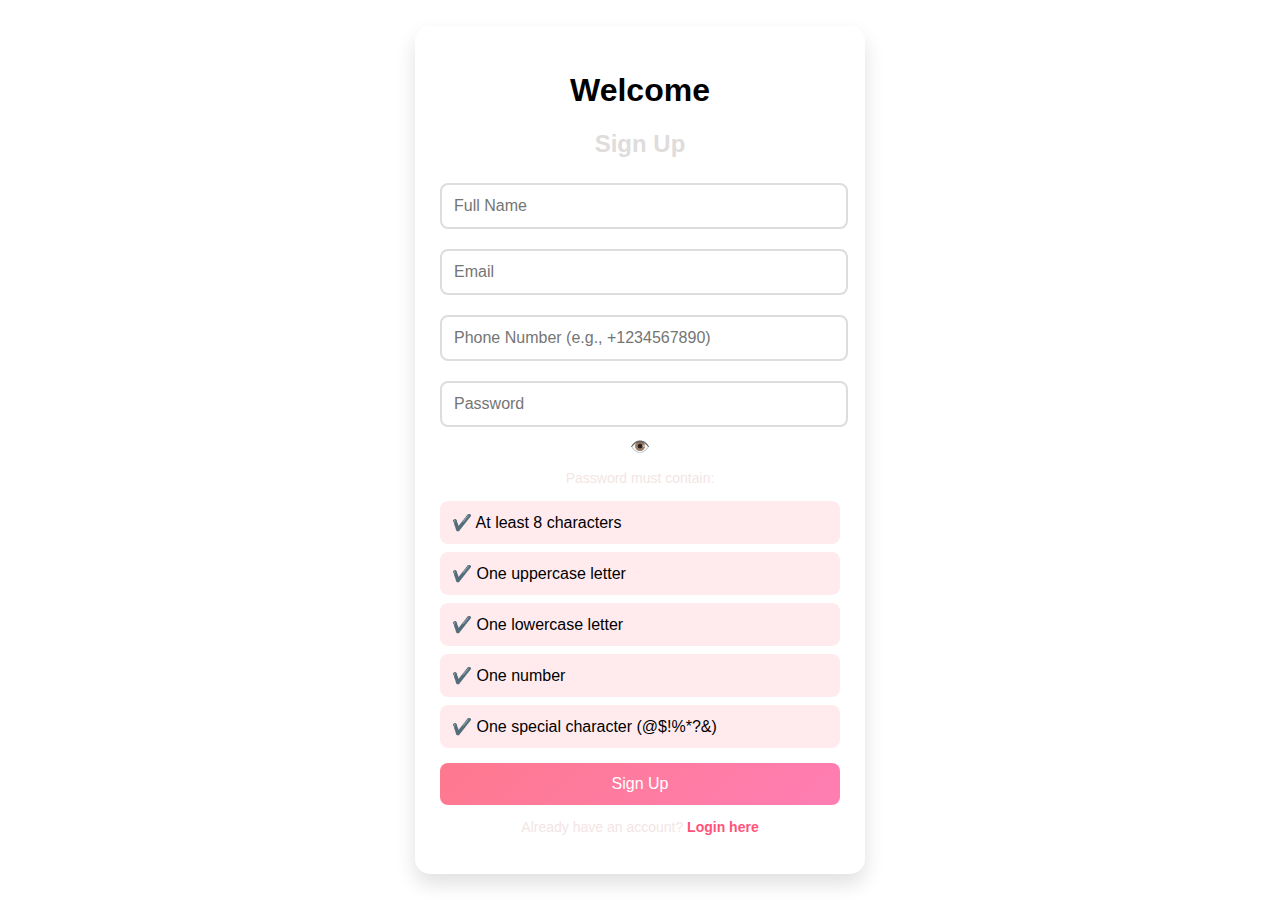
<file: index.html>
<!DOCTYPE html>
<html lang="en">
<head>
    <meta charset="UTF-8">
    <meta name="viewport" content="width=device-width, initial-scale=1.0">
    <title>Login & Signup</title>
    <link rel="stylesheet" href="styles.css">
</head>
<body>

    <div class="container">
        <h1>Welcome</h1>
        <div id="form-container">
            

            <!-- Signup Form -->
            <form id="signup-form">
                <h2>Sign Up</h2>
                <input type="text" id="signup-name" placeholder="Full Name" required>

                <input type="email" id="signup-email" placeholder="Email" required>

                <input type="tel" id="signup-phone" placeholder="Phone Number (e.g., +1234567890)" required>

                <div class="password-container">
                    <input type="password" id="signup-password" placeholder="Password" required>
                    <span class="toggle-password" onclick="togglePassword('signup-password')">👁️</span>
                </div>
                <p id="password-hint">Password must contain:</p>
                <ul id="password-requirements">
                    <li id="length">✔️ At least 8 characters</li>
                    <li id="uppercase">✔️ One uppercase letter</li>
                    <li id="lowercase">✔️ One lowercase letter</li>
                    <li id="number">✔️ One number</li>
                    <li id="special">✔️ One special character (@$!%*?&)</li>
                </ul>

                <button type="submit">Sign Up</button>
                <p>Already have an account? <a href="#" id="show-login">Login here</a></p>
            </form>

            <!-- Login Form -->
            <form id="login-form" style="display: none;">
                <h2>Login</h2>
                <input type="email" id="login-email" placeholder="Email" required>

                <div class="password-container">
                    <input type="password" id="login-password" placeholder="Password" required>
                    <span class="toggle-password" onclick="togglePassword('login-password')">👁️</span>
                </div>

                <button type="submit">Login</button>
                <p>Don't have an account? <a href="#" id="show-signup">Sign up here</a></p>
            </form>
        </div>
    </div>

    <script src="script.js"></script>

</body>
</html>
</file>
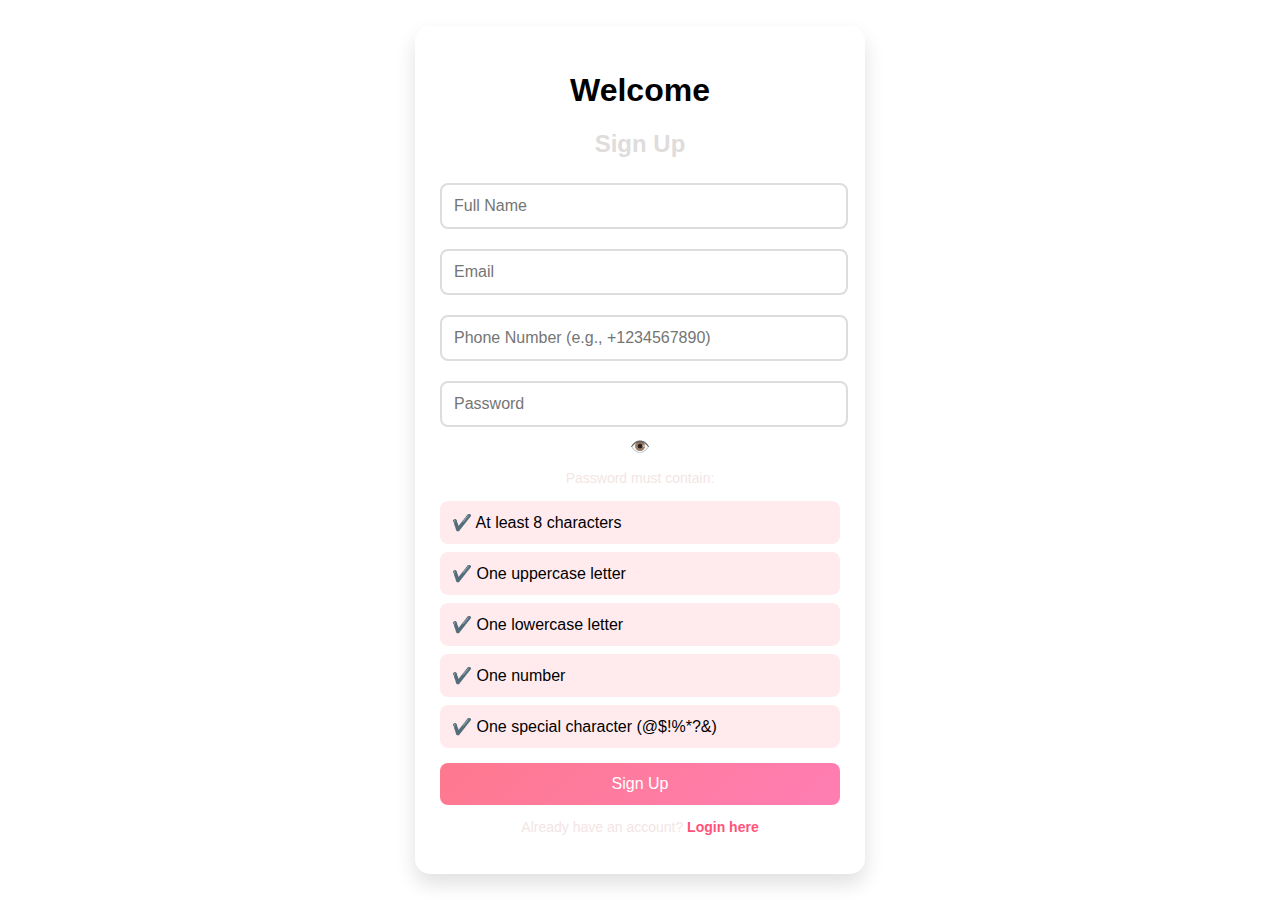
<file: dashboard.html>
<!DOCTYPE html>
<html lang="en">
<head>
    <meta charset="UTF-8">
    <meta name="viewport" content="width=device-width, initial-scale=1.0">
    <title>Dashboard</title>
    <link rel="stylesheet" href="styles.css">
</head>
<body>

    <div class="container">
        <h2>Welcome to the Store!</h2>
        <p id="user-info"></p>
        <button id="logout">Logout</button>
    </div>   <script>
        // Check if user is logged in
        let loggedInUser = JSON.parse(localStorage.getItem("loggedInUser"));

        if (!loggedInUser) {
            alert("You must log in first!");
            window.location.href = "index.html";  // Redirect to login page
        } else {
            document.getElementById("user-info").innerText = `Hello, ${loggedInUser.name}! Your email: ${loggedInUser.email}`;
        }

        // Logout Function
        document.getElementById("logout").addEventListener("click", function() {
            localStorage.removeItem("loggedInUser");
            alert("You have been logged out.");
            window.location.href = "index.html";  // Redirect to login page
        });
    </script>

</body>
</html>
</file>
<file: styles.css>
/* General Styles */
body {
    background: url('https://img.freepik.com/free-vector/dark-hexagonal-background-with-gradient-color_79603-1409.jpg');
    background-size: cover;
    font-family: Arial, Helvetica, sans-serif;
    display: flex;
    justify-content: center;
    align-items: center;
    height: 100vh;
    margin: 0;
}

/* Container for Forms and To-Do List */
.container {
    width: 100%;
    max-width: 400px;
    background: transparent;
    padding: 25px;
    box-shadow: 0px 10px 20px rgb(226, 224, 224);
    border-radius: 15px;
    text-align: center;
    animation: fadeIn 0.8s ease-in-out;
}

/* Heading */
h2 {
    color: #e0dcdc;
    margin-bottom: 15px;
}

/* Input Fields */
input {
    width: calc(100% - 20px);
    padding: 12px;
    margin: 10px 0;
    border: 2px solid #ddd;
    border-radius: 8px;
    font-size: 16px;
    outline: none;
    transition: border-color 0.3s ease-in-out;
}

input:focus {
    border-color: #ff758c;
}

/* Buttons */
button {
    width: 100%;
    padding: 12px;
    background: linear-gradient(135deg, #fe788e, #ff7eb3);
    color: white;
    border: none;
    font-size: 16px;
    cursor: pointer;
    border-radius: 8px;
    transition: background0.3s ease-in-out;
}

button:hover {
    background: transparent;
}

/* Links */
p {
    font-size: 14px;
    color: #f3e5e5;
}

a {
    color: #ff537a;
    text-decoration: none;
    font-weight: bold;
}

a:hover {
    text-decoration: underline;
}

/* To-Do List */
#task-input {
    width: calc(100% - 20px);
    padding: 12px;
    margin-top: 10px;
    border: 2px solid #ddd;
    border-radius: 8px;
    font-size: 16px;
}

/* Task List */
ul {
    list-style: none;
    padding: 0;
    margin: 15px 0;
}

li {
    background: #ffebee;
    padding: 12px;
    margin: 8px 0;
    border-radius: 8px;
    display: flex;
    justify-content: space-between;
    align-items: center;
    transition: 0.3s;
}


/* Delete Button */
li button {
    background: #ff537a;
    padding: 6px 12px;
    border-radius: 5px;
    font-size: 14px;
}

li button:hover {
    background: #ff1744;
}

/* Logout Button */
#logout {
    background: #e7e1e1;
    margin-top: 15px;
}

#logout:hover {
    background: #101010;
}

/* Animations */
@keyframes fadeIn {
    from {
        opacity: 0;
        transform: translateY(-20px);
    }
    to {
        opacity: 1;
        transform: translateY(0);
    }
}
</file>
